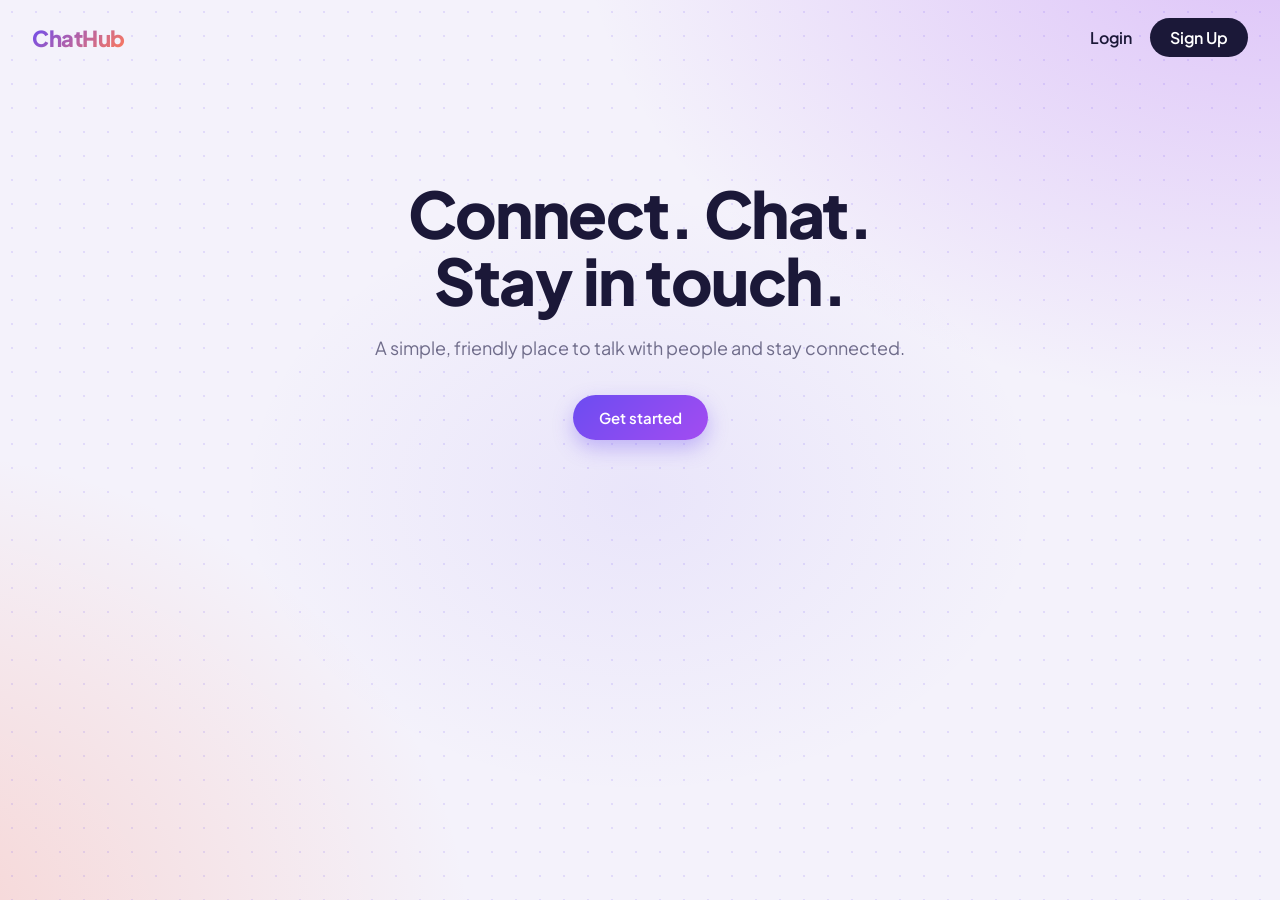
<file: public/index.html>
<!DOCTYPE html>
<html lang="en">
<head>
  <meta charset="UTF-8">
  <meta name="viewport" content="width=device-width, initial-scale=1.0">
  <title>ChatHub | Chat with people in real time</title>
  <link rel="stylesheet" href="app.css">
</head>
<body>
  <header>
    <nav>
      <a href="index.html" class="logo">ChatHub</a>
      <a href="login.html">Login</a>
      <a href="signup.html">Sign Up</a>
    </nav>
  </header>

  <main>
    <section class="hero">
      <h1>Connect. Chat.<br>Stay in touch.</h1>
      <p>A simple, friendly place to talk with people and stay connected.</p>
      <a href="signup.html" class="get-started">Get started</a>
    </section>
  </main>
</body>
</html>
</file>
<file: public/app.css>
@import url('https://fonts.googleapis.com/css2?family=Plus+Jakarta+Sans:wght@400;600;800&display=swap');

:root {
  --bg: #f6f5fb;
  --white: #fff;
  --text: #1b1838;
  --muted: #6f6c8a;
  --primary: #6c4cf1;
  --primary-2: #a34cf1;
  --accent: #ff7a59;
  --border: #e6e3f5;
  --danger: #e5484d;
  --radius: 16px;
  --shadow: 0 12px 40px rgba(60, 40, 140, .12);
}

* {
  box-sizing: border-box;
  margin: 0;
  padding: 0;
}

body {
  font-family: "Plus Jakarta Sans", "Segoe UI", sans-serif;
  color: var(--text);
  min-height: 100vh;
  background-color: #f4f2fb;
  background-attachment: fixed;
  background-image:
    radial-gradient(rgba(108, 76, 241, .14) 1.2px, transparent 1.2px),
    radial-gradient(700px 500px at 100% -10%, rgba(163, 76, 241, .30), transparent),
    radial-gradient(600px 500px at -10% 105%, rgba(255, 122, 89, .26), transparent),
    radial-gradient(400px 300px at 50% 55%, rgba(108, 76, 241, .08), transparent);
  background-size: 24px 24px, auto, auto, auto;
}

a {
  color: var(--primary);
  font-weight: 600;
}

/* ===== Top navigation (index, signup, login) ===== */
header nav {
  display: flex;
  gap: 18px;
  align-items: center;
  justify-content: flex-end;
  padding: 18px 32px;
}

header nav a {
  text-decoration: none;
  color: var(--text);
}

header nav a:last-child {
  background: var(--text);
  color: #fff;
  padding: 9px 20px;
  border-radius: 99px;
}

header nav a.logo {
  margin-right: auto;
  font-size: 22px;
  font-weight: 800;
  letter-spacing: -.5px;
  color: transparent;
  background: linear-gradient(135deg, var(--primary), var(--accent));
  -webkit-background-clip: text;
  background-clip: text;
  padding: 0;
}

main {
  display: grid;
  place-items: center;
  padding: 24px;
}

/* ===== Home page ===== */
.hero {
  text-align: center;
  max-width: 620px;
  margin-top: 9vh;
}

.hero h1 {
  font-size: clamp(38px, 7vw, 64px);
  font-weight: 800;
  line-height: 1.05;
  letter-spacing: -1.5px;
  margin-bottom: 20px;
}

.hero p {
  color: var(--muted);
  font-size: 18px;
  line-height: 1.6;
  margin-bottom: 32px;
}

/* ===== Buttons ===== */
.btn,
.get-started {
  display: inline-block;
  padding: 13px 26px;
  border: 0;
  border-radius: 99px;
  background: linear-gradient(135deg, var(--primary), var(--primary-2));
  color: #fff;
  font-size: 15px;
  font-weight: 600;
  font-family: inherit;
  cursor: pointer;
  text-decoration: none;
  box-shadow: 0 8px 20px rgba(108, 76, 241, .35);
  transition: transform .15s;
}

.btn:hover,
.get-started:hover {
  transform: translateY(-2px);
}

.btn:disabled {
  opacity: .6;
  cursor: wait;
  transform: none;
}

.btn-danger {
  background: var(--white);
  color: var(--danger);
  box-shadow: none;
  border: 1px solid var(--border);
  padding: 9px 18px;
}

/* ===== Signup and login card ===== */
.card {
  width: 100%;
  max-width: 420px;
  background: var(--white);
  border-radius: 24px;
  padding: 38px;
  box-shadow: var(--shadow);
  margin-top: 4vh;
}

.card h2 {
  font-size: 26px;
  font-weight: 800;
  letter-spacing: -.5px;
  margin-bottom: 6px;
}

.subtext {
  color: var(--muted);
  margin-bottom: 26px;
}

.field {
  margin-bottom: 18px;
}

.field label {
  display: block;
  font-size: 13px;
  font-weight: 600;
  margin-bottom: 7px;
}

.field input,
.chat-form input {
  width: 100%;
  padding: 13px 15px;
  border: 1.5px solid var(--border);
  border-radius: 12px;
  font-size: 15px;
  font-family: inherit;
  background: var(--bg);
}

.field input:focus,
.chat-form input:focus {
  outline: 0;
  border-color: var(--primary);
  background: #fff;
  box-shadow: 0 0 0 4px rgba(108, 76, 241, .15);
}

.card .btn {
  width: 100%;
}

.error {
  color: var(--danger);
  font-size: 14px;
  min-height: 20px;
  margin-bottom: 10px;
}

.switch-text {
  margin-top: 22px;
  text-align: center;
  font-size: 14px;
  color: var(--muted);
}

/* ===== Dashboard ===== */
.dashboard {
  height: 100vh;
  display: flex;
  flex-direction: column;
}

.navbar {
  display: flex;
  justify-content: space-between;
  align-items: center;
  padding: 14px 28px;
  background: rgba(255, 255, 255, .8);
  backdrop-filter: blur(8px);
  border-bottom: 1px solid var(--border);
}

.logo {
  font-weight: 800;
  font-size: 20px;
  background: linear-gradient(135deg, var(--primary), var(--accent));
  -webkit-background-clip: text;
  background-clip: text;
  color: transparent;
}

.nav-right {
  display: flex;
  align-items: center;
  gap: 16px;
}

.welcome {
  color: var(--muted);
}

.welcome strong {
  color: var(--text);
}

/* ===== Chat box ===== */
.chat-container {
  flex: 1;
  min-height: 0;
  display: flex;
  flex-direction: column;
  width: calc(100% - 32px);
  max-width: 820px;
  margin: 20px auto;
  background: var(--white);
  border-radius: 24px;
  overflow: hidden;
  box-shadow: var(--shadow);
}

.chat-header {
  padding: 18px 24px;
  border-bottom: 1px solid var(--border);
}

.chat-header h3 {
  font-size: 18px;
}

.chat-header p {
  font-size: 13px;
  color: var(--muted);
}

.chat-messages {
  flex: 1;
  overflow-y: auto;
  padding: 22px;
  display: flex;
  flex-direction: column;
  gap: 12px;
  background: var(--bg);
}

.message {
  max-width: 72%;
  padding: 11px 16px;
  border-radius: 18px 18px 18px 4px;
  background: var(--white);
  box-shadow: 0 2px 8px rgba(60, 40, 140, .08);
  align-self: flex-start;
  overflow-wrap: anywhere;
}

.message.mine {
  align-self: flex-end;
  border-radius: 18px 18px 4px 18px;
  background: linear-gradient(135deg, var(--primary), var(--primary-2));
  color: #fff;
}

.sender {
  font-size: 12px;
  font-weight: 800;
  color: var(--accent);
  margin-bottom: 2px;
}

.mine .sender {
  display: none;
}

.time {
  display: block;
  font-size: 11px;
  opacity: .65;
  margin-top: 4px;
  text-align: right;
}

.chat-form {
  display: flex;
  gap: 10px;
  padding: 16px;
  border-top: 1px solid var(--border);
}

.chat-form .btn {
  width: auto;
}

@media (max-width: 600px) {
  .welcome {
    display: none;
  }

  .message {
    max-width: 88%;
  }

  .card {
    padding: 28px;
  }
}

/* ===== Welcome popup and system messages ===== */
.toast {
  position: fixed;
  top: 78px;
  left: 50%;
  transform: translate(-50%, -20px);
  background: var(--text);
  color: #fff;
  padding: 12px 22px;
  border-radius: 99px;
  font-weight: 600;
  box-shadow: var(--shadow);
  opacity: 0;
  pointer-events: none;
  transition: .4s;
  z-index: 10;
}

.toast.show {
  opacity: 1;
  transform: translate(-50%, 0);
}

.system {
  align-self: center;
  background: rgba(108, 76, 241, .1);
  color: var(--primary);
  font-size: 13px;
  font-weight: 600;
  padding: 6px 14px;
  border-radius: 99px;
}

/* ===== Edit and delete (hover icons) ===== */
.meta {
  display: flex;
  justify-content: flex-end;
  align-items: center;
  gap: 5px;
  margin-top: 3px;
  font-size: 11px;
}

.meta .time {
  display: inline;
  margin: 0;
}

.meta .edited {
  opacity: .75;
  font-style: italic;
}

.icon-btn {
  background: none;
  border: 0;
  padding: 3px;
  margin: 0;
  color: #fff;
  opacity: 0;
  pointer-events: none;
  cursor: pointer;
  display: grid;
  place-items: center;
  line-height: 0;
  transition: opacity .15s;
}

.message.mine:hover .icon-btn,
.message.mine.show .icon-btn {
  opacity: .85;
  pointer-events: auto;
}

.message.mine .icon-btn:hover {
  opacity: 1;
  transform: scale(1.15);
}

.icon-btn svg {
  width: 11px;
  height: 11px;
  stroke: currentColor;
  fill: none;
  stroke-width: 2.2;
  stroke-linecap: round;
  stroke-linejoin: round;
}

.edit-input {
  width: 100%;
  min-width: 160px;
  padding: 7px 10px;
  border: 0;
  border-radius: 8px;
  font: inherit;
  color: var(--text);
  outline: 2px solid rgba(255, 255, 255, .6);
}

/* ===== Delete confirmation box ===== */
.overlay {
  position: fixed;
  inset: 0;
  background: rgba(27, 24, 56, .45);
  display: none;
  place-items: center;
  z-index: 50;
}

.overlay.open {
  display: grid;
}

.dialog {
  background: var(--white);
  border-radius: 18px;
  padding: 24px;
  width: min(320px, calc(100% - 32px));
  box-shadow: 0 16px 50px rgba(0, 0, 0, .3);
}

.dialog h4 {
  font-size: 17px;
  margin-bottom: 6px;
}

.dialog p {
  font-size: 14px;
  color: var(--muted);
  margin-bottom: 18px;
}

.dialog .actions {
  display: flex;
  gap: 8px;
  justify-content: flex-end;
}

.dialog button {
  border: 0;
  border-radius: 99px;
  padding: 10px 20px;
  font: inherit;
  font-size: 14px;
  font-weight: 600;
  cursor: pointer;
}

.dialog .cancel {
  background: var(--bg);
  color: var(--text);
}

.dialog .confirm {
  background: var(--danger);
  color: #fff;
}
</file>
